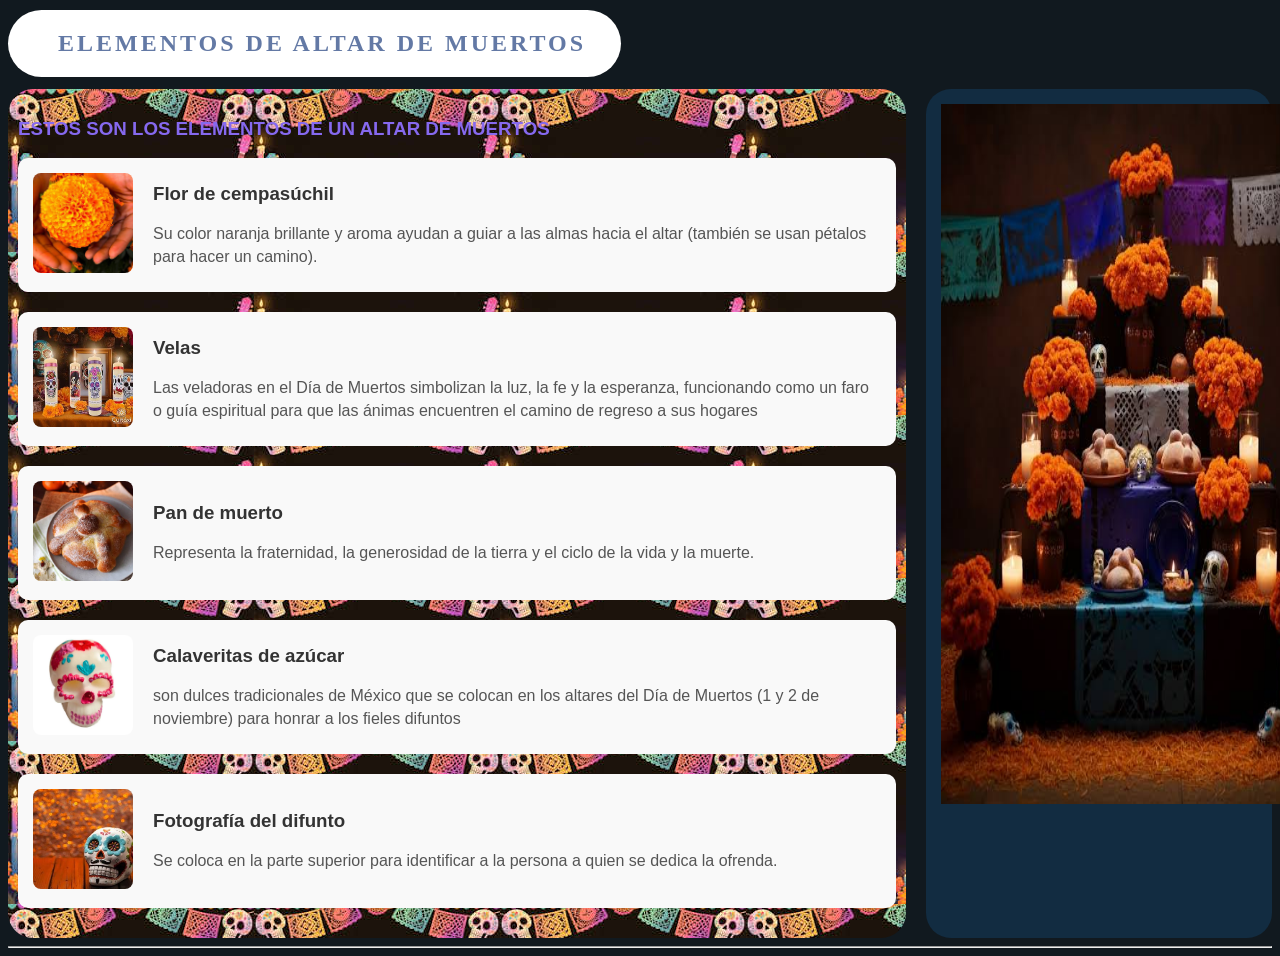
<file: index.html>
<!DOCTYPE html>
<html lang="en">
<head>
    <meta charset="UTF-8">
    <meta name="viewport" content="width=device-width, initial-scale=1.0">
    <title>Main</title>
    <link rel="stylesheet" href="CSS/main_style.css">
</head>
<body>   

    <header class="head">
 
        <div class="logo-bar">
            <h2 class="title-logo">
                ELEMENTOS DE ALTAR DE MUERTOS
            </h2>
        </div>

      
    </header>

    <main> 
        <section class="main-content">
            <article>
                <h1 style=" color: #8669ef;">ESTOS SON LOS ELEMENTOS DE UN ALTAR DE MUERTOS</h1>


                <div class="elemento-altar">
                
                    <div class="imagen-contenedor">
                        <img src="files/imagen/flor.jpg" alt="Flor de Cempasúchil">
                    </div>
                
                    <div class="texto-contenedor">
                        <h3>Flor de cempasúchil</h3>
                        <p>Su color naranja brillante y aroma ayudan a guiar a las almas hacia el altar (también se usan pétalos para
                            hacer un camino).</p>
                    </div>
                
                </div>
                <div class="elemento-altar">
                
                    <div class="imagen-contenedor">
                        <img src="files/imagen/vela.jpg" alt="Velas">
                    </div>

                    
                    <div class="texto-contenedor">
                        <h3>Velas</h3>
                        <p>Las veladoras en el Día de Muertos simbolizan la luz, la fe y la esperanza, funcionando como un faro o guía
                            espiritual para que las ánimas encuentren el camino de regreso a sus hogares</p>
                    </div>
                
                </div>
                <div class="elemento-altar">
                
                    <div class="imagen-contenedor">
                        <img src="files/imagen/pan.jpg" alt="Pan de muerto">
                    </div>
                
                    <div class="texto-contenedor">
                        <h3>Pan de muerto</h3>
                        <p>Representa la fraternidad, la generosidad de la tierra y el ciclo de la vida y la muerte.</p>
                    </div>
                
                </div>
                 <div class="elemento-altar">
                
                    <div class="imagen-contenedor">
                        <img src="files/imagen/calaverita.jpg" alt="Calaveritas de azúcar">
                    </div>
                
                    <div class="texto-contenedor">
                        <h3>Calaveritas de azúcar</h3>
                        <p> son dulces tradicionales de México que se colocan en los altares del Día de Muertos (1 y 2 de noviembre) para honrar a los fieles difuntos</p>
                    </div>
                
                </div>
                 <div class="elemento-altar">
                
                    <div class="imagen-contenedor">
                        <img src="files/imagen/foto.jpg" alt="Fotografía del difunto">
                    </div>
                
                    <div class="texto-contenedor">
                        <h3>Fotografía del difunto</h3>
                        <p> Se coloca en la parte superior para identificar a la persona a quien se dedica la ofrenda.</p>
                    </div>
                
                </div>
            </article>
        </section>

        <aside>
            <img src="files/imagen/ALTAR.jpg" alt="Imagendeprueba" width="400" height="700">
        </aside>

    </main>

    <hr>


</body>
</html>
</file>
<file: CSS/main_style.css>
body {
    font-family: Arial;
    background-color: #11191f;
}

.head {
    display: flex;
    justify-content: space-between;
    margin-top: 10px;
    margin-bottom: 12px;
}

.content-right {
    text-align: right;
    justify-content: right;
    align-items: right;
}

.logo-bar {
    background-color: white;
    border-radius: 40px;
    display: inline-flex;
    align-items: center;
    padding-left: 35px;
    padding-right: 35px;

    align-self: flex-start;
}

.title-logo {
    height: 50%;
    margin-left: 15px;
    width: max-content;
    display: inline-block;
    font-family: 'Franklin Gothic Medium';
    letter-spacing: 3px;
    color: #6379a5;
}

.logotype {
    object-fit: cover;
    border-radius: 100%;
    width: 125px;
    height: 125px;
    display: inline-block;
}


.register-buttons {
    font-size: 25px;
    color: white;
    text-decoration: none;
    background-color: #0a16205e;
    padding: 10px 10px;
    transition: 0.3s;
    
    margin: 2px;
    border-radius: 10px;
}

.register-buttons:hover {
    background-color: #0c1c2991;
}

.nav-bar {
    display: flex;
    justify-content: flex-end;
    align-items: flex-end;
    height: 69%;
    margin-top: 5px;
}
.main-content {
    padding: 10px;
    background-image: url(../files/imagen/logo.jpg);
    border-bottom-left-radius: 25px;
    border-bottom-right-radius: 25px;
}

.button-off {
    color: white;
    text-decoration: none;
    font-size: 18px;
    margin: 4px;
    padding: 4px 4px;
    border-bottom-left-radius: 5px;
    border-bottom-right-radius: 5px;
    background: linear-gradient(#40a9ff00, #122c4100);

    opacity: 0.6;
    transition: 0.8s;
}

.button-off:hover {
    background: linear-gradient(#40a9ff00, #122c418e);
    opacity: 1;
    border-top: 1px white;
    text-decoration: underline;
}

.button-on {
    color: white;
    background: linear-gradient(#40a9ff00, #122c418e);
    text-decoration: none;
    font-size: 18px;
    margin: 4px;
    padding: 4px 4px;
    border-bottom-left-radius: 5px;
    border-bottom-right-radius: 5px;
}

main {
    display: flex;
    justify-content: space-between;
    gap: 20px;
}

aside {
    width: 25%;
    background-color: #122c41;
    padding: 15px;
    border-radius: 25px;
    text-align: center;
    margin: 0px;
}

section {
    width: 75%;
    background-color: white;
    padding: 15px;
    border-radius: 25px;
}


.elemento-altar {
  display: flex;           
  align-items: center;     
  margin-bottom: 20px;     
  background-color: #f9f9f9; 
  padding: 15px;
  border-radius: 10px;     
}


.imagen-contenedor img {
  width: 100px;            
  height: 100px;           
  object-fit: cover;       
  border-radius: 8px;      
  margin-right: 20px;      
}

.texto-contenedor h3 {
  margin-top: 0;
  color: #333;
}

.texto-contenedor p {
  margin-bottom: 0;
  color: #555;
  line-height: 1.4;
}
</file>
<file: altardemuerto/CSS/main_style.css>
body {
    font-family: Arial;
    background-color: #11191f;
}

.head {
    display: flex;
    justify-content: space-between;
    margin-top: 10px;
    margin-bottom: 12px;
}

.content-right {
    text-align: right;
    justify-content: right;
    align-items: right;
}

.logo-bar {
    background-color: white;
    border-radius: 40px;
    display: inline-flex;
    align-items: center;
    padding-left: 35px;
    padding-right: 35px;

    align-self: flex-start;
}

.title-logo {
    height: 50%;
    margin-left: 15px;
    width: max-content;
    display: inline-block;
    font-family: 'Franklin Gothic Medium';
    letter-spacing: 3px;
    color: #6379a5;
}

.logotype {
    object-fit: cover;
    border-radius: 100%;
    width: 125px;
    height: 125px;
    display: inline-block;
}


.register-buttons {
    font-size: 25px;
    color: white;
    text-decoration: none;
    background-color: #0a16205e;
    padding: 10px 10px;
    transition: 0.3s;
    
    margin: 2px;
    border-radius: 10px;
}

.register-buttons:hover {
    background-color: #0c1c2991;
}

.nav-bar {
    display: flex;
    justify-content: flex-end;
    align-items: flex-end;
    height: 69%;
    margin-top: 5px;
}
.main-content {
    padding: 10px;
    background-image: url(../files/imagen/logo.jpg);
    border-bottom-left-radius: 25px;
    border-bottom-right-radius: 25px;
}

.button-off {
    color: white;
    text-decoration: none;
    font-size: 18px;
    margin: 4px;
    padding: 4px 4px;
    border-bottom-left-radius: 5px;
    border-bottom-right-radius: 5px;
    background: linear-gradient(#40a9ff00, #122c4100);

    opacity: 0.6;
    transition: 0.8s;
}

.button-off:hover {
    background: linear-gradient(#40a9ff00, #122c418e);
    opacity: 1;
    border-top: 1px white;
    text-decoration: underline;
}

.button-on {
    color: white;
    background: linear-gradient(#40a9ff00, #122c418e);
    text-decoration: none;
    font-size: 18px;
    margin: 4px;
    padding: 4px 4px;
    border-bottom-left-radius: 5px;
    border-bottom-right-radius: 5px;
}

main {
    display: flex;
    justify-content: space-between;
    gap: 20px;
}

aside {
    width: 25%;
    background-color: #122c41;
    padding: 15px;
    border-radius: 25px;
    text-align: center;
    margin: 0px;
}

section {
    width: 75%;
    background-color: white;
    padding: 15px;
    border-radius: 25px;
}


.elemento-altar {
  display: flex;           
  align-items: center;     
  margin-bottom: 20px;     
  background-color: #f9f9f9; 
  padding: 15px;
  border-radius: 10px;     
}


.imagen-contenedor img {
  width: 100px;            
  height: 100px;           
  object-fit: cover;       
  border-radius: 8px;      
  margin-right: 20px;      
}

.texto-contenedor h3 {
  margin-top: 0;
  color: #333;
}

.texto-contenedor p {
  margin-bottom: 0;
  color: #555;
  line-height: 1.4;
}
</file>
